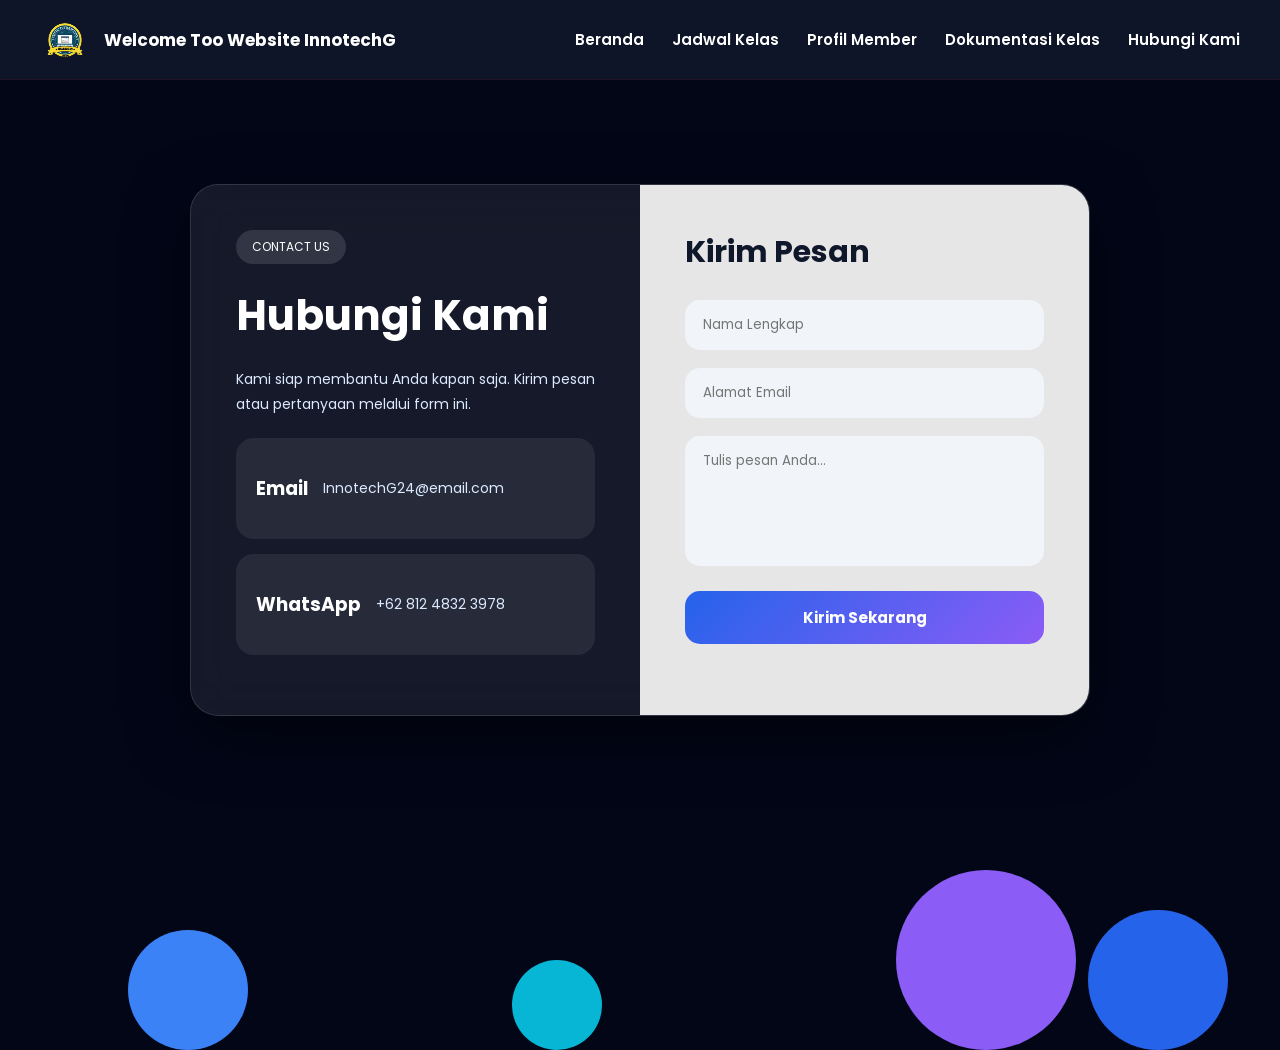
<file: html/hubungikami.html>
<!DOCTYPE html>
<html lang="id">

<head>
    <meta charset="UTF-8">
    <meta name="viewport" content="width=device-width, initial-scale=1.0">
    <title>Hubungi Kami Premium</title>

    <link rel="preconnect" href="https://fonts.googleapis.com">
    <link rel="preconnect" href="https://fonts.gstatic.com" crossorigin>
    <link href="https://fonts.googleapis.com/css2?family=Poppins:wght@300;400;500;600;700;800&display=swap" rel="stylesheet">

    <link rel="stylesheet" href="../css/hubungikami.css">
    <link rel="stylesheet" href="../css/top.css">
</head>

<body>
    <!-- HEADER -->
    <header class="top-header">


        <!-- LOGO -->
        <div class="top-logo" onclick="window.location.href='../html/dasboard.html'">


            <img src="../dasborfoto/logo.png" alt="Logo Kelas">


            <h1 class="top-logo-title">
                Welcome Too Website InnotechG
            </h1>


        </div>


        <!-- NAVIGATION -->
        <nav class="top-navbar">


            <ul class="top-menu">


                <li>
                    <a href="../html/dasboard.html">
                    Beranda
                </a>
                </li>


                <li>
                    <a href="../html/jadwal.html">
                    Jadwal Kelas
                </a>
                </li>


                <li>
                    <a href="../html/profilmember.html">
                    Profil Member
                </a>
                </li>


                <li>
                    <a href="../php/tampilan.php">
                    Dokumentasi Kelas
                </a>
                </li>


                <li>
                    <a href="../html/hubungikami.html">
                    Hubungi Kami
                </a>
                </li>


            </ul>


        </nav>


    </header>

    <div class="bg-animation">
        <span></span>
        <span></span>
        <span></span>
        <span></span>
    </div>

    <div class="container">

        <div class="left">
            <div class="tag">CONTACT US</div>

            <h1>Hubungi Kami</h1>

            <p>
                Kami siap membantu Anda kapan saja. Kirim pesan atau pertanyaan melalui form ini.
            </p>
            <a href="mailto:InnotechG24@email.com" class="card">
                <h3>Email</h3>
                <p>InnotechG24@email.com</p>
            </a>

            <a href="https://wa.me/6281248323978" target="_blank" class="card">
                <h3>WhatsApp</h3>
                <p>+62 812 4832 3978</p>
            </a>
        </div>

        <div class="right">
            <h2>Kirim Pesan</h2>

            <form action="https://formsubmit.co/InnotechG24@email.com" method="POST">

                <div class="input-box">
                    <input type="text" name="nama" placeholder="Nama Lengkap" required>
                </div>

                <div class="input-box">
                    <input type="email" name="email" placeholder="Alamat Email" required>
                </div>

                <div class="input-box">
                    <textarea name="pesan" placeholder="Tulis pesan Anda..." required></textarea>
                </div>

                <button type="submit">Kirim Sekarang</button>

            </form>
        </div>

    </div>

    <script src="../js/hubungikami.js"></script>
</body>

</html>
</file>
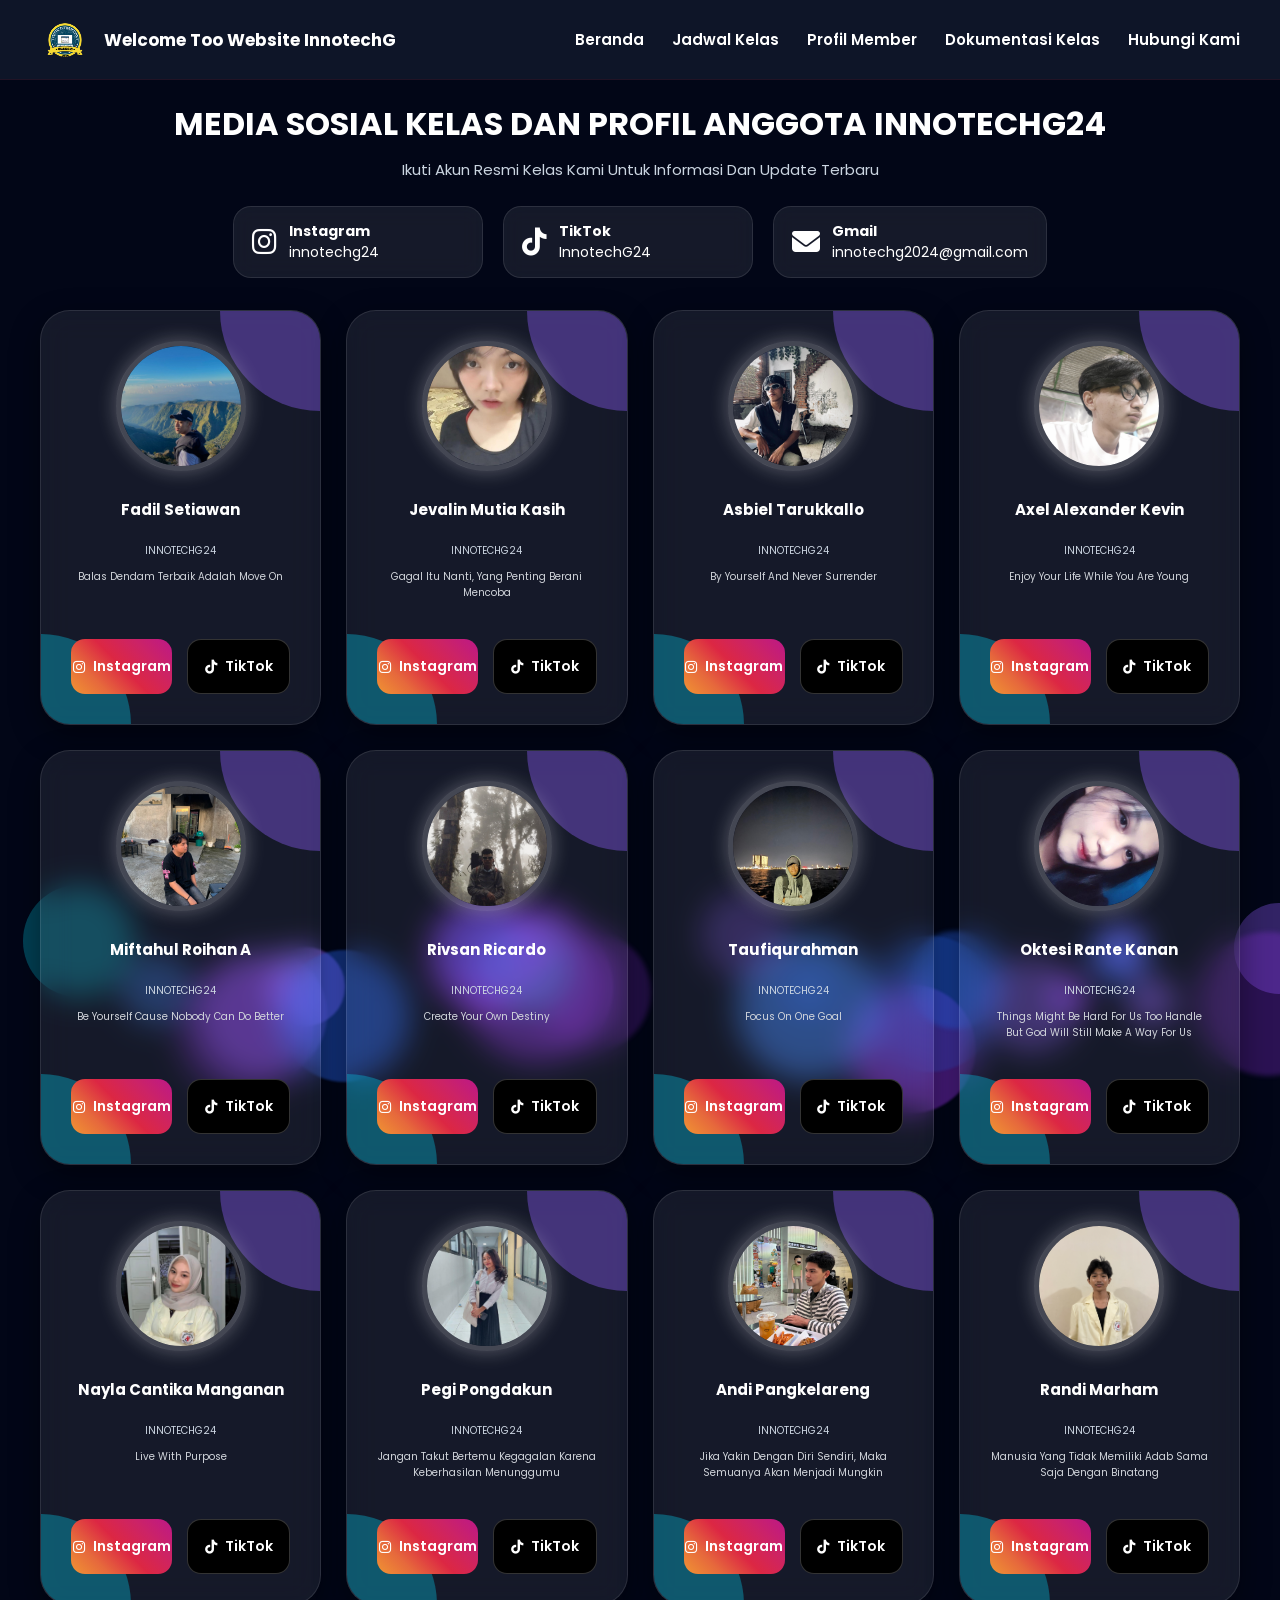
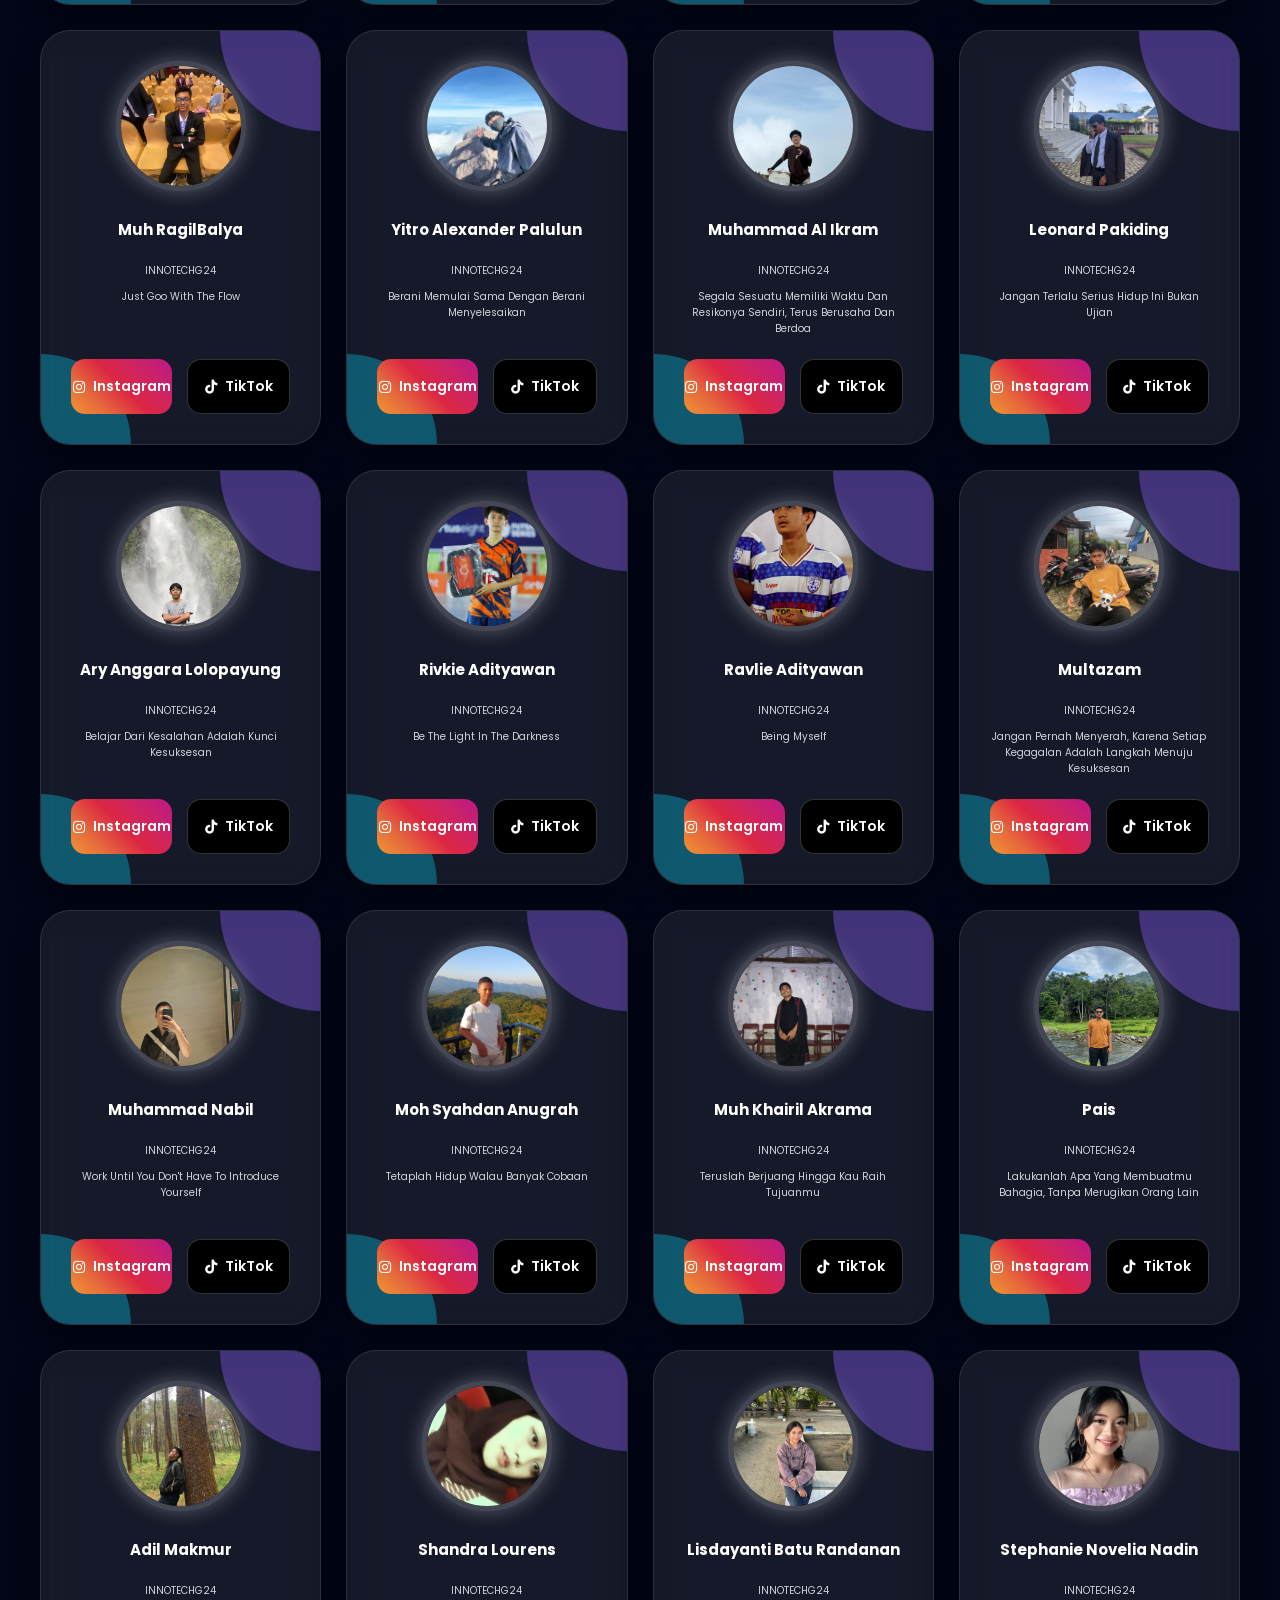
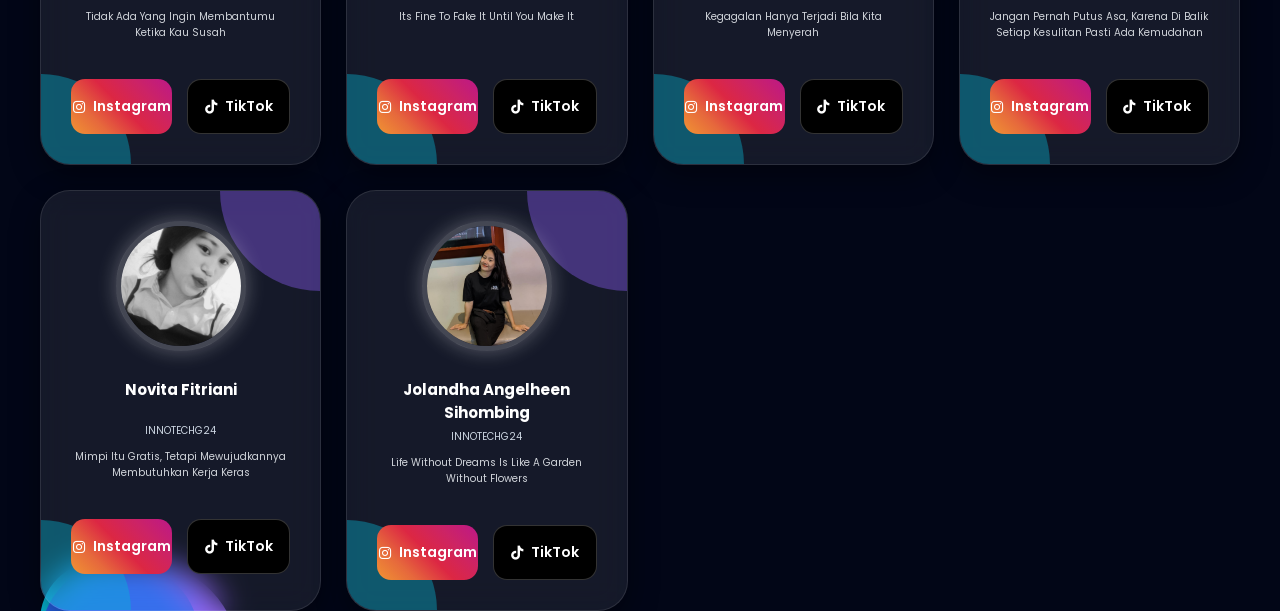
<file: html/profilmember.html>
<!DOCTYPE html>
<html lang="id">

<head>
    <meta charset="UTF-8" />
    <meta name="viewport" content="width=device-width, initial-scale=1.0" />
    <title>Profil Member Kelas</title>

    <!-- Font Awesome -->
    <link rel="stylesheet" href="https://cdnjs.cloudflare.com/ajax/libs/font-awesome/6.5.1/css/all.min.css" />

    <!-- Google Font -->
    <link href="https://fonts.googleapis.com/css2?family=Poppins:wght@300;400;600;700&display=swap" rel="stylesheet">

    <!-- CSS -->
    <link rel="stylesheet" href="../css/profilmember.css">
    <link rel="stylesheet" href="../css/top.css">
</head>

<body>
    <!-- HEADER -->
    <header class="top-header">

        <!-- LOGO -->
        <div class="top-logo" onclick="window.location.href='../html/dasboard.html'">

            <img src="../dasborfoto/logo.png" alt="Logo Kelas">

            <h1 class="top-logo-title">
                Welcome Too Website InnotechG
            </h1>

        </div>

        <!-- NAVIGATION -->
        <nav class="top-navbar">

            <ul class="top-menu">

                <li>
                    <a href="../html/dasboard.html">
                    Beranda
                </a>
                </li>

                <li>
                    <a href="../html/jadwal.html">
                    Jadwal Kelas
                </a>
                </li>

                <li>
                    <a href="../html/profilmember.html">
                    Profil Member
                </a>
                </li>

                <li>
                    <a href="../php/tampilan.php">
                    Dokumentasi Kelas
                </a>
                </li>

                <li>
                    <a href="../html/hubungikami.html">
                    Hubungi Kami
                </a>
                </li>

            </ul>

        </nav>

    </header>
    <div class="top-social">

        <h1>MEDIA SOSIAL KELAS DAN PROFIL ANGGOTA INNOTECHG24</h1>

        <p>
            Ikuti Akun Resmi Kelas Kami Untuk Informasi Dan Update Terbaru
        </p>

        <div class="top-links">

            <a href="https://instagram.com/innotechg24" target="_blank">
                <i class="fab fa-instagram"></i>
                <span>
                <b>Instagram</b><br>
                innotechg24
            </span>
            </a>

            <a href="https://www.tiktok.com/@innotechg.2024?is_from_webapp=1&sender_device=pc" target="_blank">
                <i class="fab fa-tiktok"></i>
                <span>
                <b>TikTok</b><br>
                InnotechG24
            </span>
            </a>

            <a href="mailto:innotechg2024@gmail.com">
                <i class="fas fa-envelope"></i>
                <span>
                <b>Gmail</b><br>
                innotechg2024@gmail.com
            </span>
            </a>
        </div>
    </div>

    <div class="container-member">
        <!-- MEMBER 1 -->
        <div class="card">
            <div class="profile">
                <img src="../fotoprofilmember/lio.jpeg" alt="Profile">
                <div class="name">Fadil Setiawan</div>
                <div class="kelas">INNOTECHG24</div>
                <div class="bio">
                    Balas Dendam Terbaik Adalah Move On
                </div>
                <div class="socials">
                    <a href="https://www.instagram.com/liooo_an?utm_source=ig_web_button_share_sheet&igsh=ZDNlZDc0MzIxNw==" target="_blank" class="instagram">
                        <i class="fab fa-instagram"></i> Instagram
                    </a>
                    <a href="https://tiktok.com/@fadil" target="_blank" class="tiktok">
                        <i class="fab fa-tiktok"></i> TikTok
                    </a>
                </div>
            </div>
        </div>

        <!-- MEMBER 2 -->
        <div class="card">
            <div class="profile">
                <img src="../fotoprofilmember/felin.jpeg" alt="Profile">
                <div class="name">Jevalin Mutia Kasih</div>
                <div class="kelas">INNOTECHG24</div>
                <div class="bio">
                    Gagal Itu Nanti, Yang Penting Berani Mencoba
                </div>
                <div class="socials">
                    <a href="https://www.instagram.com/ceyinnnnnn_?utm_source=ig_web_button_share_sheet&igsh=ZDNlZDc0MzIxNw==" target="_blank" class="instagram">
                        <i class="fab fa-instagram"></i> Instagram
                    </a>
                    <a href="https://tiktok.com/@jevalin" target="_blank" class="tiktok">
                        <i class="fab fa-tiktok"></i> TikTok
                    </a>
                </div>
            </div>
        </div>

        <!-- MEMBER 3 -->
        <div class="card">
            <div class="profile">
                <img src="../fotoprofilmember/biel.jpeg" alt="Profile">
                <div class="name">Asbiel Tarukkallo</div>
                <div class="kelas">INNOTECHG24</div>
                <div class="bio">
                    By Yourself And Never Surrender
                </div>
                <div class="socials">
                    <a href="https://www.instagram.com/ell_tarukkallo?utm_source=ig_web_button_share_sheet&igsh=ZDNlZDc0MzIxNw==" target="_blank" class="instagram">
                        <i class="fab fa-instagram"></i> Instagram
                    </a>
                    <a href="https://tiktok.com/@asbiel" target="_blank" class="tiktok">
                        <i class="fab fa-tiktok"></i> TikTok
                    </a>
                </div>
            </div>
        </div>

        <!-- MEMBER 4 -->
        <div class="card">
            <div class="profile">
                <img src="../fotoprofilmember/axl.jpeg" alt="Profile">
                <div class="name">Axel Alexander Kevin</div>
                <div class="kelas">INNOTECHG24</div>
                <div class="bio">
                    Enjoy Your Life While You Are Young
                </div>
                <div class="socials">
                    <a href="https://www.instagram.com/axl_alxkv?utm_source=ig_web_button_share_sheet&igsh=ZDNlZDc0MzIxNw==" target="_blank" class="instagram">
                        <i class="fab fa-instagram"></i> Instagram
                    </a>
                    <a href="https://tiktok.com/@axel" target="_blank" class="tiktok">
                        <i class="fab fa-tiktok"></i> TikTok
                    </a>
                </div>
            </div>
        </div>

        <!-- MEMBER 5 -->
        <div class="card">
            <div class="profile">
                <img src="../fotoprofilmember/mifta.jpeg" alt="Profile">
                <div class="name">Miftahul Roihan A</div>
                <div class="kelas">INNOTECHG24</div>
                <div class="bio">
                    Be Yourself Cause Nobody Can Do Better
                </div>
                <div class="socials">
                    <a href="https://www.instagram.com/_.mfthlroihan?utm_source=ig_web_button_share_sheet&igsh=ZDNlZDc0MzIxNw==" target="_blank" class="instagram">
                        <i class="fab fa-instagram"></i> Instagram
                    </a>
                    <a href="https://tiktok.com/@miftah" target="_blank" class="tiktok">
                        <i class="fab fa-tiktok"></i> TikTok
                    </a>
                </div>
            </div>
        </div>

        <!-- MEMBER 6 -->
        <div class="card">
            <div class="profile">
                <img src="../fotoprofilmember/nando.jpeg" alt="Profile">
                <div class="name">Rivsan Ricardo</div>
                <div class="kelas">INNOTECHG24</div>
                <div class="bio">
                    Create Your Own Destiny
                </div>
                <div class="socials">
                    <a href="https://www.instagram.com/ripsnn15_?utm_source=ig_web_button_share_sheet&igsh=ZDNlZDc0MzIxNw==" target="_blank" class="instagram">
                        <i class="fab fa-instagram"></i> Instagram
                    </a>
                    <a href="https://tiktok.com/@rivsan" target="_blank" class="tiktok">
                        <i class="fab fa-tiktok"></i> TikTok
                    </a>
                </div>
            </div>
        </div>

        <!-- MEMBER 7 -->
        <div class="card">
            <div class="profile">
                <img src="../fotoprofilmember/au.jpeg" alt="Profile">
                <div class="name">Taufiqurahman</div>
                <div class="kelas">INNOTECHG24</div>
                <div class="bio">
                    Focus On One Goal
                </div>
                <div class="socials">
                    <a href="https://www.instagram.com/_.l4ng?utm_source=ig_web_button_share_sheet&igsh=ZDNlZDc0MzIxNw==" target="_blank" class="instagram">
                        <i class="fab fa-instagram"></i> Instagram
                    </a>
                    <a href="https://tiktok.com/@taufiq" target="_blank" class="tiktok">
                        <i class="fab fa-tiktok"></i> TikTok
                    </a>
                </div>
            </div>
        </div>

        <!-- MEMBER 8 -->
        <div class="card">
            <div class="profile">
                <img src="../fotoprofilmember/oktesi.jpeg" alt="Profile">
                <div class="name">Oktesi Rante Kanan</div>
                <div class="kelas">INNOTECHG24</div>
                <div class="bio">
                    Things Might Be Hard For Us Too Handle But God Will Still Make A Way For Us
                </div>
                <div class="socials">
                    <a href="https://www.instagram.com/army05_bts07?utm_source=ig_web_button_share_sheet&igsh=ZDNlZDc0MzIxNw==" target="_blank" class="instagram">
                        <i class="fab fa-instagram"></i> Instagram
                    </a>
                    <a href="https://tiktok.com/@oktesi" target="_blank" class="tiktok">
                        <i class="fab fa-tiktok"></i> TikTok
                    </a>
                </div>
            </div>
        </div>

        <!-- MEMBER 9 -->
        <div class="card">
            <div class="profile">
                <img src="../fotoprofilmember/nayla.jpg" alt="Profile">
                <div class="name">Nayla Cantika Manganan</div>
                <div class="kelas">INNOTECHG24</div>
                <div class="bio">
                    Live With Purpose
                </div>
                <div class="socials">
                    <a href="https://www.instagram.com/nylamanganan?utm_source=ig_web_button_share_sheet&igsh=ZDNlZDc0MzIxNw==" target="_blank" class="instagram">
                        <i class="fab fa-instagram"></i> Instagram
                    </a>
                    <a href="https://tiktok.com/@nayla" target="_blank" class="tiktok">
                        <i class="fab fa-tiktok"></i> TikTok
                    </a>
                </div>
            </div>
        </div>

        <!-- MEMBER 10 -->
        <div class="card">
            <div class="profile">
                <img src="../fotoprofilmember/pegi.jpeg" alt="Profile">
                <div class="name">Pegi Pongdakun</div>
                <div class="kelas">INNOTECHG24</div>
                <div class="bio">
                    Jangan Takut Bertemu Kegagalan Karena Keberhasilan Menunggumu
                </div>
                <div class="socials">
                    <a href="https://www.instagram.com/eggipongdakun?utm_source=ig_web_button_share_sheet&igsh=ZDNlZDc0MzIxNw==" target="_blank" class="instagram">
                        <i class="fab fa-instagram"></i> Instagram
                    </a>
                    <a href="https://tiktok.com/@pegi" target="_blank" class="tiktok">
                        <i class="fab fa-tiktok"></i> TikTok
                    </a>
                </div>
            </div>
        </div>
        <!-- MEMBER 11 -->
        <div class="card">
            <div class="profile">
                <img src="../fotoprofilmember/pangke.jpeg" alt="Profile">
                <div class="name">Andi Pangkelareng</div>
                <div class="kelas">INNOTECHG24</div>
                <div class="bio">
                    Jika Yakin Dengan Diri Sendiri, Maka Semuanya Akan Menjadi Mungkin
                </div>
                <div class="socials">
                    <a href="https://www.instagram.com/pangke_12?utm_source=ig_web_button_share_sheet&igsh=ZDNlZDc0MzIxNw==" target="_blank" class="instagram">
                        <i class="fab fa-instagram"></i> Instagram
                    </a>
                    <a href="https://tiktok.com/@andi" target="_blank" class="tiktok">
                        <i class="fab fa-tiktok"></i> TikTok
                    </a>
                </div>
            </div>
        </div>

        <!-- MEMBER 12 -->
        <div class="card">
            <div class="profile">
                <img src="../fotoprofilmember/randi.jpg" alt="Profile">
                <div class="name">Randi Marham</div>
                <div class="kelas">INNOTECHG24</div>
                <div class="bio">
                    Manusia Yang Tidak Memiliki Adab Sama Saja Dengan Binatang
                </div>
                <div class="socials">
                    <a href="https://www.instagram.com/_randiiiiii____?utm_source=ig_web_button_share_sheet&igsh=ZDNlZDc0MzIxNw==" target="_blank" class="instagram">
                        <i class="fab fa-instagram"></i> Instagram
                    </a>
                    <a href="https://tiktok.com/@randi" target="_blank" class="tiktok">
                        <i class="fab fa-tiktok"></i> TikTok
                    </a>
                </div>
            </div>
        </div>

        <!-- MEMBER 13 -->
        <div class="card">
            <div class="profile">
                <img src="../fotoprofilmember/agil.jpeg" alt="Profile">
                <div class="name">Muh RagilBalya</div>
                <div class="kelas">INNOTECHG24</div>
                <div class="bio">
                    Just Goo With The Flow
                </div>
                <div class="socials">
                    <a href="https://www.instagram.com/ragilllby?utm_source=ig_web_button_share_sheet&igsh=ZDNlZDc0MzIxNw==" target="_blank" class="instagram">
                        <i class="fab fa-instagram"></i> Instagram
                    </a>
                    <a href="https://tiktok.com/@ragil" target="_blank" class="tiktok">
                        <i class="fab fa-tiktok"></i> TikTok
                    </a>
                </div>
            </div>
        </div>

        <!-- MEMBER 14 -->
        <div class="card">
            <div class="profile">
                <img src="../fotoprofilmember/yit.jpg" alt="Profile">
                <div class="name">Yitro Alexander Palulun</div>
                <div class="kelas">INNOTECHG24</div>
                <div class="bio">
                    Berani Memulai Sama Dengan Berani Menyelesaikan
                </div>
                <div class="socials">
                    <a href="https://www.instagram.com/yitropalulun_ab27?utm_source=ig_web_button_share_sheet&igsh=ZDNlZDc0MzIxNw==" target="_blank" class="instagram">
                        <i class="fab fa-instagram"></i> Instagram
                    </a>
                    <a href="https://tiktok.com/@yitro" target="_blank" class="tiktok">
                        <i class="fab fa-tiktok"></i> TikTok
                    </a>
                </div>
            </div>
        </div>

        <!-- MEMBER 15 -->
        <div class="card">
            <div class="profile">
                <img src="../fotoprofilmember/all.jpeg" alt="Profile">
                <div class="name">Muhammad Al Ikram</div>
                <div class="kelas">INNOTECHG24</div>
                <div class="bio">
                    Segala Sesuatu Memiliki Waktu Dan Resikonya Sendiri, Terus Berusaha Dan Berdoa
                </div>
                <div class="socials">
                    <a href="https://www.instagram.com/ikura0_0?utm_source=ig_web_button_share_sheet&igsh=ZDNlZDc0MzIxNw==" target="_blank" class="instagram">
                        <i class="fab fa-instagram"></i> Instagram
                    </a>
                    <a href="https://tiktok.com/@ikram" target="_blank" class="tiktok">
                        <i class="fab fa-tiktok"></i> TikTok
                    </a>
                </div>
            </div>
        </div>

        <!-- MEMBER 16 -->
        <div class="card">
            <div class="profile">
                <img src="../fotoprofilmember/leo.jpeg" alt="Profile">
                <div class="name">Leonard Pakiding</div>
                <div class="kelas">INNOTECHG24</div>
                <div class="bio">
                    Jangan Terlalu Serius Hidup Ini Bukan Ujian
                </div>
                <div class="socials">
                    <a href="https://www.instagram.com/911leeon?utm_source=ig_web_button_share_sheet&igsh=ZDNlZDc0MzIxNw==" target="_blank" class="instagram">
                        <i class="fab fa-instagram"></i> Instagram
                    </a>
                    <a href="https://tiktok.com/@leonard" target="_blank" class="tiktok">
                        <i class="fab fa-tiktok"></i> TikTok
                    </a>
                </div>
            </div>
        </div>

        <!-- MEMBER 17 -->
        <div class="card">
            <div class="profile">
                <img src="../fotoprofilmember/ary.jpg" alt="Profile">
                <div class="name">Ary Anggara Lolopayung</div>
                <div class="kelas">INNOTECHG24</div>
                <div class="bio">
                    Belajar Dari Kesalahan Adalah Kunci Kesuksesan
                </div>
                <div class="socials">
                    <a href="https://instagram.com/ary" target="_blank" class="instagram">
                        <i class="fab fa-instagram"></i> Instagram
                    </a>
                    <a href="https://tiktok.com/@ary" target="_blank" class="tiktok">
                        <i class="fab fa-tiktok"></i> TikTok
                    </a>
                </div>
            </div>
        </div>

        <!-- MEMBER 18 -->
        <div class="card">
            <div class="profile">
                <img src="../fotoprofilmember/kembar2.jpeg" alt="Profile">
                <div class="name">Rivkie Adityawan</div>
                <div class="kelas">INNOTECHG24</div>
                <div class="bio">
                    Be The Light In The Darkness
                </div>
                <div class="socials">
                    <a href="https://instagram.com/rivkie" target="_blank" class="instagram">
                        <i class="fab fa-instagram"></i> Instagram
                    </a>
                    <a href="https://tiktok.com/@rivkie" target="_blank" class="tiktok">
                        <i class="fab fa-tiktok"></i> TikTok
                    </a>
                </div>
            </div>
        </div>

        <!-- MEMBER 19 -->
        <div class="card">
            <div class="profile">
                <img src="../fotoprofilmember/kembar1.jpeg" alt="Profile">
                <div class="name">Ravlie Adityawan</div>
                <div class="kelas">INNOTECHG24</div>
                <div class="bio">
                    Being Myself
                </div>
                <div class="socials">
                    <a href="https://www.instagram.com/ravlidtywn?utm_source=ig_web_button_share_sheet&igsh=ZDNlZDc0MzIxNw==" target="_blank" class="instagram">
                        <i class="fab fa-instagram"></i> Instagram
                    </a>
                    <a href="https://tiktok.com/@ravlie" target="_blank" class="tiktok">
                        <i class="fab fa-tiktok"></i> TikTok
                    </a>
                </div>
            </div>
        </div>

        <!-- MEMBER 20 -->
        <div class="card">
            <div class="profile">
                <img src="../fotoprofilmember/zam.jpeg" alt="Profile">
                <div class="name">Multazam</div>
                <div class="kelas">INNOTECHG24</div>
                <div class="bio">
                    Jangan Pernah Menyerah, Karena Setiap Kegagalan Adalah Langkah Menuju Kesuksesan
                </div>
                <div class="socials">
                    <a href="https://www.instagram.com/_zamnzz?utm_source=ig_web_button_share_sheet&igsh=ZDNlZDc0MzIxNw==" target="_blank" class="instagram">
                        <i class="fab fa-instagram"></i> Instagram
                    </a>
                    <a href="https://tiktok.com/@multazam" target="_blank" class="tiktok">
                        <i class="fab fa-tiktok"></i> TikTok
                    </a>
                </div>
            </div>
        </div>

        <!-- MEMBER 21 -->
        <div class="card">
            <div class="profile">
                <img src="../fotoprofilmember/nabil.jpeg" alt="Profile">
                <div class="name">Muhammad Nabil</div>
                <div class="kelas">INNOTECHG24</div>
                <div class="bio">
                    Work Until You Don't Have To Introduce Yourself
                </div>
                <div class="socials">
                    <a href="https://www.instagram.com/zetxzu.exe?utm_source=ig_web_button_share_sheet&igsh=ZDNlZDc0MzIxNw==" target="_blank" class="instagram">
                        <i class="fab fa-instagram"></i> Instagram
                    </a>
                    <a href="https://tiktok.com/@nabil" target="_blank" class="tiktok">
                        <i class="fab fa-tiktok"></i> TikTok
                    </a>
                </div>
            </div>
        </div>

        <!-- MEMBER 22 -->
        <div class="card">
            <div class="profile">
                <img src="../fotoprofilmember/syadan.jpeg" alt="Profile">
                <div class="name">Moh Syahdan Anugrah</div>
                <div class="kelas">INNOTECHG24</div>
                <div class="bio">
                    Tetaplah Hidup Walau Banyak Cobaan
                </div>
                <div class="socials">
                    <a href="https://www.instagram.com/syahdn_05?utm_source=ig_web_button_share_sheet&igsh=ZDNlZDc0MzIxNw==" target="_blank" class="instagram">
                        <i class="fab fa-instagram"></i> Instagram
                    </a>
                    <a href="https://tiktok.com/@syahdan" target="_blank" class="tiktok">
                        <i class="fab fa-tiktok"></i> TikTok
                    </a>
                </div>
            </div>
        </div>

        <!-- MEMBER 23 -->
        <div class="card">
            <div class="profile">
                <img src="../fotoprofilmember/bengkel.jpeg" alt="Profile">
                <div class="name">Muh Khairil Akrama</div>
                <div class="kelas">INNOTECHG24</div>
                <div class="bio">
                    Teruslah Berjuang Hingga Kau Raih Tujuanmu
                </div>
                <div class="socials">
                    <a href="https://instagram.com/khairil" target="_blank" class="instagram">
                        <i class="fab fa-instagram"></i> Instagram
                    </a>
                    <a href="https://tiktok.com/@khairil" target="_blank" class="tiktok">
                        <i class="fab fa-tiktok"></i> TikTok
                    </a>
                </div>
            </div>
        </div>

        <!-- MEMBER 24 -->
        <div class="card">
            <div class="profile">
                <img src="../fotoprofilmember/pais.jpeg" alt="Profile">
                <div class="name">Pais</div>
                <div class="kelas">INNOTECHG24</div>
                <div class="bio">
                    Lakukanlah Apa Yang Membuatmu Bahagia, Tanpa Merugikan Orang Lain
                </div>
                <div class="socials">
                    <a href="https://www.instagram.com/issong.__?utm_source=ig_web_button_share_sheet&igsh=ZDNlZDc0MzIxNw==" target="_blank" class="instagram">
                        <i class="fab fa-instagram"></i> Instagram
                    </a>
                    <a href="https://tiktok.com/@pais" target="_blank" class="tiktok">
                        <i class="fab fa-tiktok"></i> TikTok
                    </a>
                </div>
            </div>
        </div>

        <!-- MEMBER 25 -->
        <div class="card">
            <div class="profile">
                <img src="../fotoprofilmember/adil.jpeg" alt="Profile">
                <div class="name">Adil Makmur</div>
                <div class="kelas">INNOTECHG24</div>
                <div class="bio">
                    Tidak Ada Yang Ingin Membantumu Ketika Kau Susah
                </div>
                <div class="socials">
                    <a href="https://www.instagram.com/adilmakmurr_?utm_source=ig_web_button_share_sheet&igsh=ZDNlZDc0MzIxNw==" target="_blank" class="instagram">
                        <i class="fab fa-instagram"></i> Instagram
                    </a>
                    <a href="https://tiktok.com/@adil" target="_blank" class="tiktok">
                        <i class="fab fa-tiktok"></i> TikTok
                    </a>
                </div>
            </div>
        </div>

        <!-- MEMBER 26 -->
        <div class="card">
            <div class="profile">
                <img src="../fotoprofilmember/sandra.jpeg" alt="Profile">
                <div class="name">Shandra Lourens</div>
                <div class="kelas">INNOTECHG24</div>
                <div class="bio">
                    Its Fine To Fake It Until You Make It
                </div>
                <div class="socials">
                    <a href="https://www.instagram.com/srenssparklee?utm_source=ig_web_button_share_sheet&igsh=ZDNlZDc0MzIxNw==" target="_blank" class="instagram">
                        <i class="fab fa-instagram"></i> Instagram
                    </a>
                    <a href="https://tiktok.com/@shandra" target="_blank" class="tiktok">
                        <i class="fab fa-tiktok"></i> TikTok
                    </a>
                </div>
            </div>
        </div>

        <!-- MEMBER 27 -->
        <div class="card">
            <div class="profile">
                <img src="../fotoprofilmember/lisda.jpeg" alt="Profile">
                <div class="name">Lisdayanti Batu Randanan</div>
                <div class="kelas">INNOTECHG24</div>
                <div class="bio">
                    Kegagalan Hanya Terjadi Bila Kita Menyerah
                </div>
                <div class="socials">
                    <a href="https://www.instagram.com/lisdaaa_015?utm_source=ig_web_button_share_sheet&igsh=ZDNlZDc0MzIxNw==" target="_blank" class="instagram">
                        <i class="fab fa-instagram"></i> Instagram
                    </a>
                    <a href="https://tiktok.com/@lisdayanti" target="_blank" class="tiktok">
                        <i class="fab fa-tiktok"></i> TikTok
                    </a>
                </div>
            </div>
        </div>

        <!-- MEMBER 28 -->
        <div class="card">
            <div class="profile">
                <img src="../fotoprofilmember/nadin.jpeg" alt="Profile">
                <div class="name">Stephanie Novelia Nadin</div>
                <div class="kelas">INNOTECHG24</div>
                <div class="bio">
                    Jangan Pernah Putus Asa, Karena Di Balik Setiap Kesulitan Pasti Ada Kemudahan
                </div>
                <div class="socials">
                    <a href="https://www.instagram.com/stphnie_ndine?utm_source=ig_web_button_share_sheet&igsh=ZDNlZDc0MzIxNw==" target="_blank" class="instagram">
                        <i class="fab fa-instagram"></i> Instagram
                    </a>
                    <a href="https://tiktok.com/@stephanie" target="_blank" class="tiktok">
                        <i class="fab fa-tiktok"></i> TikTok
                    </a>
                </div>
            </div>
        </div>

        <!-- MEMBER 29 -->
        <div class="card">
            <div class="profile">
                <img src="../fotoprofilmember/novi.jpeg" alt="Profile">
                <div class="name">Novita Fitriani</div>
                <div class="kelas">INNOTECHG24</div>
                <div class="bio">
                    Mimpi Itu Gratis, Tetapi Mewujudkannya Membutuhkan Kerja Keras
                </div>
                <div class="socials">
                    <a href="https://www.instagram.com/_nvtafitriani?utm_source=ig_web_button_share_sheet&igsh=ZDNlZDc0MzIxNw==" target="_blank" class="instagram">
                        <i class="fab fa-instagram"></i> Instagram
                    </a>
                    <a href="https://tiktok.com/@novita" target="_blank" class="tiktok">
                        <i class="fab fa-tiktok"></i> TikTok
                    </a>
                </div>
            </div>
        </div>

        <!-- MEMBER 30 -->
        <div class="card">
            <div class="profile">
                <img src="../fotoprofilmember/jojo.jpeg" alt="Profile">
                <div class="name">Jolandha Angelheen Sihombing</div>
                <div class="kelas">INNOTECHG24</div>
                <div class="bio">
                    Life Without Dreams Is Like A Garden Without Flowers
                </div>
                <div class="socials">
                    <a href="https://instagram.com/jolandha" target="_blank" class="instagram">
                        <i class="fab fa-instagram"></i> Instagram
                    </a>
                    <a href="https://tiktok.com/@jolandha" target="_blank" class="tiktok">
                        <i class="fab fa-tiktok"></i> TikTok
                    </a>
                </div>
            </div>
        </div>
    </div>
    <div class="circle circle1"></div>
    <div class="circle circle2"></div>
    <div class="circle circle3"></div>
    <div class="circle circle4"></div>

    <script src="../js/profilmember.js"></script>
</body>

</html>
</file>
<file: css/hubungikami.css>
* {
    margin: 0;
    padding: 0;
    box-sizing: border-box;
    font-family: 'Poppins', sans-serif;
}

body {
    min-height: 100vh;
    display: flex;
    justify-content: center;
    align-items: center;
    overflow: hidden;
    background: #020617;
    position: relative;
    padding: 20px;
}

.bg-animation span {
    position: absolute;
    display: block;
    border-radius: 50%;
    animation: float 12s linear infinite;
    bottom: -150px;
}

.bg-animation span:nth-child(1) {
    left: 10%;
    width: 120px;
    height: 120px;
    background: #3b82f6;
}

.bg-animation span:nth-child(2) {
    left: 70%;
    width: 180px;
    height: 180px;
    background: #8b5cf6;
}

.bg-animation span:nth-child(3) {
    left: 40%;
    width: 90px;
    height: 90px;
    background: #06b6d4;
}

.bg-animation span:nth-child(4) {
    left: 85%;
    width: 140px;
    height: 140px;
    background: #2563eb;
}

@keyframes float {
    0% {
        transform: translateY(0) rotate(0deg);
        opacity: 0;
    }
    20% {
        opacity: 0.5;
    }
    100% {
        transform: translateY(-1200px) rotate(720deg);
        opacity: 0;
    }
}

.container {
    width: 100%;
    max-width: 900px;
    display: grid;
    grid-template-columns: 1fr 1fr;
    background: rgba(255, 255, 255, 0.08);
    border: 1px solid rgba(255, 255, 255, 0.12);
    backdrop-filter: blur(25px);
    border-radius: 28px;
    overflow: hidden;
    box-shadow: 0 20px 60px rgba(0, 0, 0, 0.5);
    position: relative;
    z-index: 2;
}

.left,
.right {
    padding: 45px;
}

.left {
    color: white;
}

.tag {
    display: inline-block;
    padding: 8px 16px;
    border-radius: 50px;
    background: rgba(255, 255, 255, 0.12);
    margin-bottom: 20px;
    font-size: 12px;
}

.left h1 {
    font-size: 42px;
    margin-bottom: 18px;
}

.left p {
    color: #dbeafe;
    margin-top: 20px;
    line-height: 1.8;
    margin-bottom: 20px;
    font-size: 14px;
}

.card {
    width: 100%;
    display: flex;
    align-items: center;
    gap: 15px;
    background: rgba(255, 255, 255, 0.08);
    padding: 18px 20px;
    border-radius: 18px;
    margin-bottom: 15px;
    text-decoration: none;
    color: white;
    transition: 0.4s ease;
    cursor: pointer;
}

.card:hover {
    transform: translateX(8px) scale(1.02);
    background: rgba(25, 5, 238, 0.863);
    box-shadow: 0 10px 25px rgba(37, 99, 235, 0.35);
}

.right {
    background: rgb(230, 230, 230);
}

.right h2 {
    font-size: 30px;
    color: #0f172a;
    margin-bottom: 25px;
}

.input-box {
    margin-bottom: 18px;
}

.input-box input,
.input-box textarea {
    width: 100%;
    padding: 15px 18px;
    border: none;
    border-radius: 15px;
    background: #f1f5f9;
    outline: none;
    transition: 0.3s;
}

.input-box input:focus,
.input-box textarea:focus {
    background: white;
    transform: scale(1.02);
    box-shadow: 0 0 0 4px rgba(59, 130, 246, 0.15);
}

.input-box textarea {
    height: 130px;
    resize: none;
}

button {
    width: 100%;
    padding: 15px;
    border: none;
    border-radius: 15px;
    background: linear-gradient(135deg, #2563eb, #8b5cf6);
    color: white;
    font-size: 15px;
    font-weight: 700;
    cursor: pointer;
    transition: 0.4s;
}

button:hover {
    transform: translateY(-4px);
    box-shadow: 0 15px 30px rgba(59, 130, 246, 0.35);
}

@media(max-width:850px) {
    .container {
        grid-template-columns: 1fr;
        max-width: 500px;
    }
    .left,
    .right {
        padding: 35px;
    }
}
</file>
<file: css/top.css>
/* =========================
   HEADER
========================= */

.top-header {
    width: 100%;
    height: 80px;
    padding: 0 40px;
    display: flex;
    justify-content: space-between;
    align-items: center;
    position: fixed;
    top: 0;
    left: 0;
    z-index: 1000;
    background: rgba(15, 23, 42, 0.95);
    backdrop-filter: blur(12px);
    border-bottom: 1px solid rgba(250, 11, 11, 0.08);
}


/* =========================
   LOGO
========================= */

.top-logo {
    display: flex;
    align-items: center;
    gap: 14px;
    cursor: pointer;
    transition: 0.3s;
}

.top-logo:hover {
    transform: scale(1.02);
}

.top-logo img {
    width: 50px;
    height: 50px;
    border-radius: 50%;
    object-fit: cover;
}

.top-logo-title {
    font-size: 17px;
    font-weight: 700;
    color: white;
}


/* =========================
   NAVBAR
========================= */

.top-navbar {
    display: flex;
    align-items: center;
}

.top-menu {
    display: flex;
    align-items: center;
    gap: 28px;
    list-style: none;
}

.top-menu li a {
    text-decoration: none;
    color: white;
    font-size: 15px;
    font-weight: 600;
    position: relative;
    transition: 0.3s;
}


/* HOVER */

.top-menu li a::after {
    content: '';
    position: absolute;
    left: 0;
    bottom: -6px;
    width: 0%;
    height: 2px;
    background: #38bdf8;
    border-radius: 10px;
    transition: 0.3s;
}

.top-menu li a:hover {
    color: #38bdf8;
}

.top-menu li a:hover::after {
    width: 100%;
}


/* =========================
   RESPONSIVE
========================= */

@media(max-width:900px) {
    .top-header {
        flex-direction: column;
        height: auto;
        padding: 20px;
        gap: 20px;
    }
    .top-menu {
        flex-wrap: wrap;
        justify-content: center;
        gap: 18px;
    }
    .top-logo-title {
        font-size: 15px;
    }
}
</file>
<file: css/profilmember.css>
* {
    margin: 0;
    padding: 0;
    box-sizing: border-box;
    font-family: 'Poppins', sans-serif;
}

body {
    min-height: 100vh;
    background: #020617;
    overflow-x: hidden;
    padding: 40px;
}


/* CONTAINER MEMBER */

.container-member {
    display: grid;
    grid-template-columns: repeat(5, 1fr);
    gap: 25px;
    justify-content: center;
    margin-top: 220px;
}


/* CARD */

.card {
    min-height: 200px;
    display: flex;
    flex-direction: column;
    justify-content: space-between;
    width: 100%;
    background: rgba(255, 255, 255, 0.08);
    backdrop-filter: blur(15px);
    border: 1px solid rgba(255, 255, 255, 0.1);
    border-radius: 30px;
    top: 50px;
    padding: 30px;
    text-align: center;
    color: white;
    position: relative;
    overflow: hidden;
    box-shadow: 0 10px 30px rgba(0, 0, 0, 0.4);
    transition: 0.4s;
}

.card:hover {
    transform: translateY(-8px) scale(1.02);
}

.card::before {
    content: '';
    position: absolute;
    width: 200px;
    height: 200px;
    background: #8b5cf6;
    border-radius: 50%;
    top: -100px;
    right: -100px;
    opacity: 0.4;
}

.card::after {
    content: '';
    position: absolute;
    width: 180px;
    height: 180px;
    background: #06b6d4;
    border-radius: 50%;
    bottom: -90px;
    left: -90px;
    opacity: 0.4;
}

.profile {
    position: relative;
    z-index: 2;
}

.profile img {
    width: 130px;
    height: 130px;
    border-radius: 50%;
    border: 5px solid rgba(255, 255, 255, 0.2);
    object-fit: cover;
    box-shadow: 0 0 20px rgba(255, 255, 255, 0.3);
}

.name {
    margin-top: 20px;
    min-height: 40px;
    /* SAMAKAN TINGGI NAMA */
    font-size: 15px;
    font-weight: 700;
}

.kelas {
    min-height: 10px;
    /* SAMAKAN TINGGI KELAS */
    margin-top: 5px;
    color: #cbd5e1;
    font-size: 10px;
}

.bio {
    min-height: 80px;
    /* SAMAKAN BIO */
    margin-top: 10px;
    font-size: 10px;
    color: #d1d5db;
    line-height: 1.6;
    min-height: 70px;
}

.socials {
    display: flex;
    gap: 15px;
    justify-content: center;
    margin-top: auto;
    /* BIAR SELALU DI BAWAH */
    position: relative;
    z-index: 2;
    width: 100%;
}

.socials a {
    flex: 1;
    height: 55px;
    /* SAMAKAN TINGGI BUTTON */
    display: flex;
    align-items: center;
    justify-content: center;
    text-decoration: none;
    border-radius: 14px;
    color: white;
    font-weight: 600;
    transition: 0.3s;
    font-size: 14px;
}

.instagram {
    background: linear-gradient( 45deg, #f09433, #e6683c, #dc2743, #cc2366, #bc1888);
}

.tiktok {
    background: #000;
    border: 1px solid rgba(255, 255, 255, 0.2);
}

.socials a:hover {
    transform: scale(1.05);
    opacity: 0.9;
}

.socials i {
    margin-right: 8px;
}


/* HEADER */

.top-social {
    position: absolute;
    top: 100px;
    text-align: center;
    color: white;
    width: 100%;
    left: 0;
}

.top-social h1 {
    font-size: 32px;
    margin-bottom: 10px;
    font-weight: 700;
}

.top-social p {
    font-size: 15px;
    color: #cbd5e1;
    margin-bottom: 25px;
}

.top-links {
    display: flex;
    justify-content: center;
    gap: 20px;
    flex-wrap: wrap;
    margin-bottom: 40px;
}

.top-links a {
    display: flex;
    align-items: center;
    gap: 12px;
    text-decoration: none;
    color: white;
    background: rgba(255, 255, 255, 0.08);
    border: 1px solid rgba(255, 255, 255, 0.1);
    padding: 14px 18px;
    border-radius: 18px;
    backdrop-filter: blur(10px);
    transition: 0.3s;
    min-width: 250px;
}

.top-links a:hover {
    transform: translateY(-5px);
    background: rgba(255, 255, 255, 0.12);
}

.top-links i {
    font-size: 28px;
}

.top-links span {
    text-align: left;
    font-size: 14px;
}


/* RESPONSIVE */

@media (max-width: 1400px) {
    .container-member {
        grid-template-columns: repeat(4, 1fr);
    }
}

@media (max-width: 1100px) {
    .container-member {
        grid-template-columns: repeat(3, 1fr);
    }
}

@media (max-width: 800px) {
    .container-member {
        grid-template-columns: repeat(2, 1fr);
    }
}

@media (max-width: 500px) {
    .container-member {
        grid-template-columns: repeat(1, 1fr);
    }
    .card {
        padding: 20px;
    }
    .name {
        font-size: 20px;
    }
}


/* semua lingkaran */

.circle {
    position: fixed;
    border-radius: 50%;
    pointer-events: none;
    z-index: -1;
    animation: pulse 4s ease-in-out infinite;
}


/* ukuran & warna */

.circle1 {
    width: 150px;
    height: 150px;
    background: #3b82f6;
}

.circle2 {
    width: 120px;
    height: 120px;
    background: #06b6d4;
}

.circle3 {
    width: 200px;
    height: 200px;
    background: #8b5cf6;
}

.circle4 {
    width: 160px;
    height: 160px;
    background: #2563eb;
}

@keyframes pulse {
    0% {
        transform: scale(1);
    }
    50% {
        transform: scale(1.08);
    }
    100% {
        transform: scale(1);
    }
}
</file>
